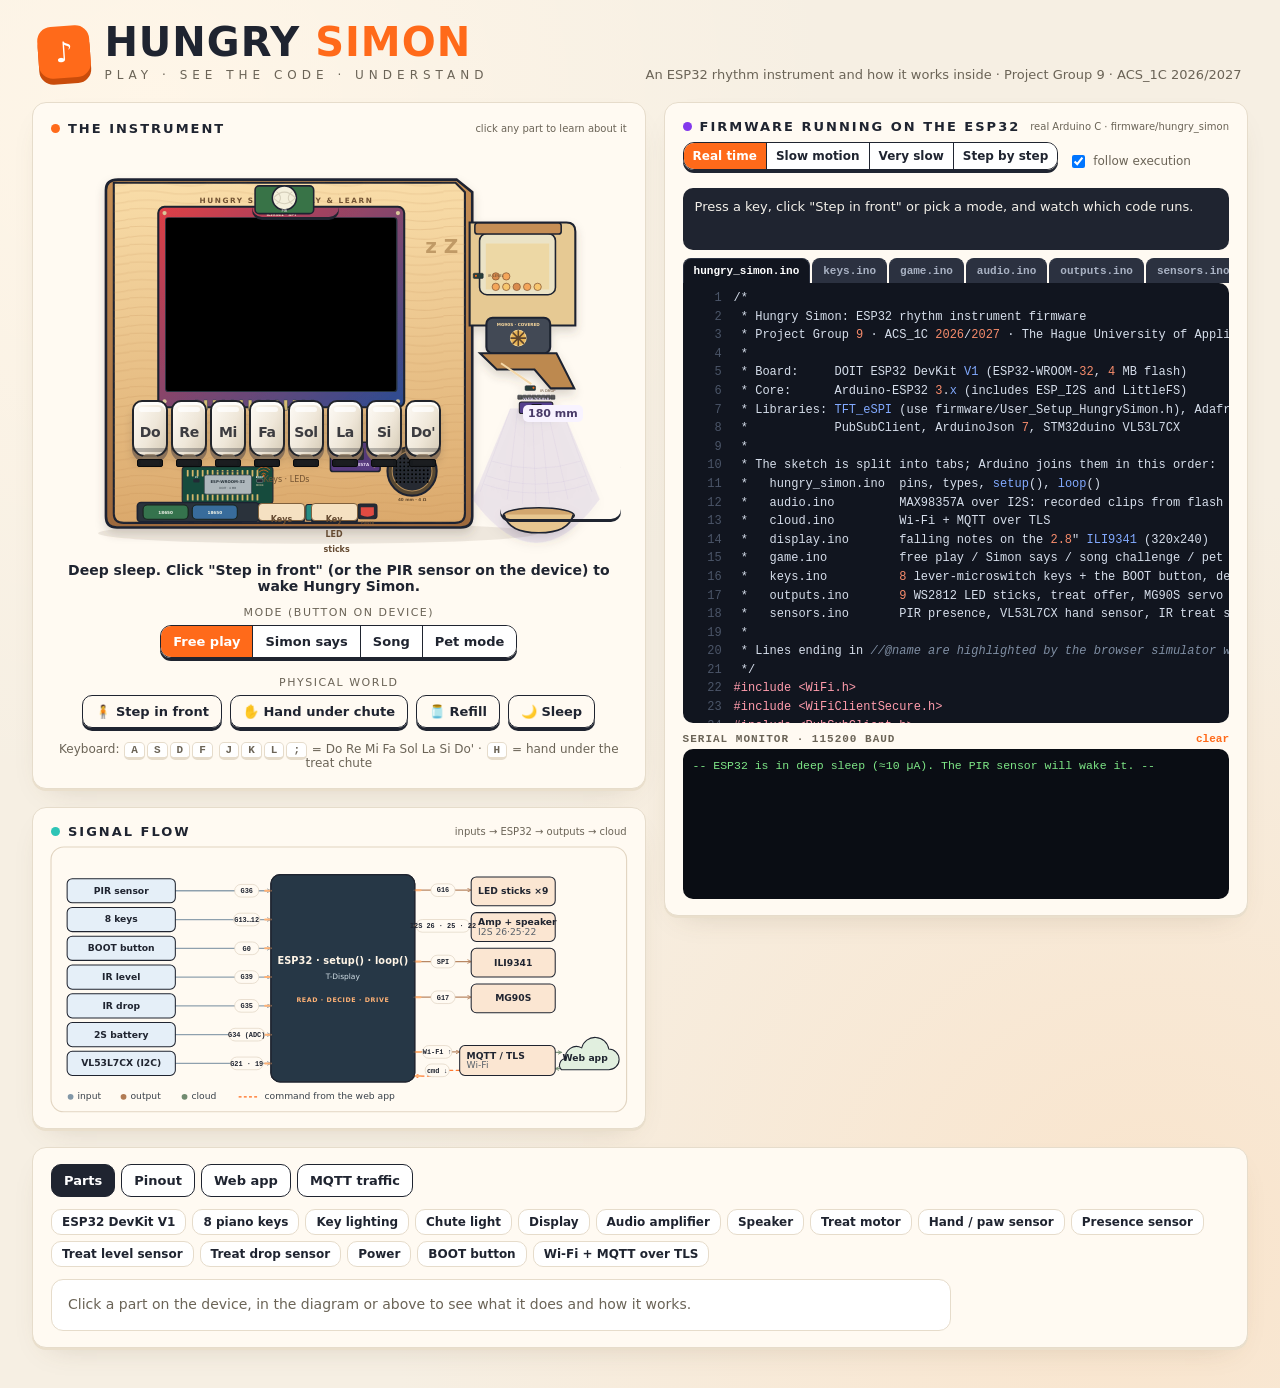
<file: index.html>
<!doctype html>
<html lang="en">
<head>
  <meta charset="utf-8">
  <meta name="viewport" content="width=device-width, initial-scale=1">
  <title>Hungry Simon · how the ESP32 rhythm instrument works</title>
  <link rel="stylesheet" href="styles/app.css">
  <link rel="stylesheet" href="styles/device.css">
  <link rel="stylesheet" href="styles/flow.css">
</head>
<body>
  <header class="top">
    <div class="brand">
      <div class="logo" aria-hidden="true">♪</div>
      <div>
        <h1>HUNGRY <span>SIMON</span></h1>
        <p class="tag">PLAY · SEE THE CODE · UNDERSTAND</p>
      </div>
    </div>
    <p class="sub">An ESP32 rhythm instrument and how it works inside · Project Group 9 · ACS_1C 2026/2027</p>
  </header>

  <main class="learn-layout">
    <!-- 1. the device -->
    <section class="stage card" aria-label="The instrument">
      <h2><span class="dot dev"></span>The instrument <span class="legend">click any part to learn about it</span></h2>
      <div id="device" class="device-root"></div>
      <div class="status" id="status" role="status" aria-live="polite"></div>
      <div class="controls">
        <div class="group">
          <span class="label">Mode (button on device)</span>
          <div class="seg" id="modes">
            <button data-mode="free" class="on">Free play</button>
            <button data-mode="simon">Simon says</button>
            <button data-mode="song">Song</button>
            <button data-mode="pet">Pet mode</button>
          </div>
        </div>
        <div class="group">
          <span class="label">Physical world</span>
          <div class="row">
            <button id="presence" class="ghost">🧍 Step in front</button>
            <button id="hand" class="ghost">✋ Hand under chute</button>
            <button id="refill" class="ghost">🫙 Refill</button>
            <button id="sleep" class="ghost">🌙 Sleep</button>
          </div>
        </div>
      </div>
      <p class="hint">Keyboard: <kbd>A</kbd><kbd>S</kbd><kbd>D</kbd><kbd>F</kbd> <kbd>J</kbd><kbd>K</kbd><kbd>L</kbd><kbd>;</kbd> = Do Re Mi Fa Sol La Si Do' · <kbd>H</kbd> = hand under the treat chute</p>
    </section>

    <!-- 2. the firmware, running -->
    <section class="code card" aria-label="Firmware">
      <h2><span class="dot code"></span>Firmware running on the ESP32 <span class="legend">real Arduino C · firmware/hungry_simon</span></h2>
      <div class="code-controls">
        <div class="seg small" id="speeds"></div>
        <button id="nextStep" class="ghost" hidden>Next step ›</button>
        <label class="check"><input type="checkbox" id="follow" checked> follow execution</label>
        <span class="counter" id="counter"></span>
      </div>
      <div class="now" id="now"><span class="now-why">Press a key, click "Step in front" or pick a mode, and watch which code runs.</span></div>
      <div class="file-tabs" id="fileTabs"></div>
      <div class="codebox" id="code" tabindex="0" aria-label="Firmware source"></div>
      <div class="serial-head"><span>Serial Monitor · 115200 baud</span><button id="clearSerial" class="link">clear</button></div>
      <div class="serial" id="serial" aria-live="off"></div>
    </section>

    <!-- 3. signal flow -->
    <section class="flow card" aria-label="Signal flow">
      <h2><span class="dot flowdot"></span>Signal flow <span class="legend">inputs → ESP32 → outputs → cloud</span></h2>
      <div id="flow" class="flow-root"></div>
    </section>

    <!-- 4. learn more / web app -->
    <section class="info card" aria-label="Details">
      <div class="tabs" role="tablist" id="infoTabs">
        <button role="tab" data-tab="parts" class="on">Parts</button>
        <button role="tab" data-tab="pinout">Pinout</button>
        <button role="tab" data-tab="webapp">Web app</button>
        <button role="tab" data-tab="mqtt">MQTT traffic</button>
      </div>

      <div class="tab-panel" data-panel="parts" id="partsPanel"></div>
      <div class="tab-panel" data-panel="pinout" id="pinoutPanel" hidden></div>

      <div class="tab-panel" data-panel="webapp" hidden>
        <div class="webapp-grid">
          <div>
            <p class="muted small">This is the cloud web app. Settings travel to the device over MQTT (TLS). <span id="broker"></span></p>
            <div class="form">
              <label>Player
                <select id="player"><option>Player 1</option><option>Player 2</option><option>Guest</option><option>Pet</option></select>
              </label>
              <label>Difficulty
                <select id="difficulty"><option value="easy">Easy</option><option value="normal" selected>Normal</option><option value="hard">Hard</option></select>
              </label>
              <label>Song <select id="song"></select></label>
              <label>Volume <output id="volumeOut">70%</output><input id="volume" type="range" min="0" max="100" value="70"></label>
              <label>Daily treat limit <input id="limit" type="number" min="0" max="50" value="5"></label>
              <button id="remoteDispense" class="primary">Dispense a treat remotely</button>
            </div>
          </div>
          <div>
            <div class="stats" id="stats"></div>
            <table class="best"><thead><tr><th>Best scores</th><th>Simon</th><th>Song</th><th>Pet</th></tr></thead><tbody id="best"></tbody></table>
          </div>
        </div>
      </div>

      <div class="tab-panel" data-panel="mqtt" hidden>
        <p class="muted small">↑ device publishes · ↓ device receives</p>
        <ul class="mqtt" id="mqtt"></ul>
      </div>
    </section>
  </main>

  <script type="module" src="src/main.js"></script>
</body>
</html>
</file>
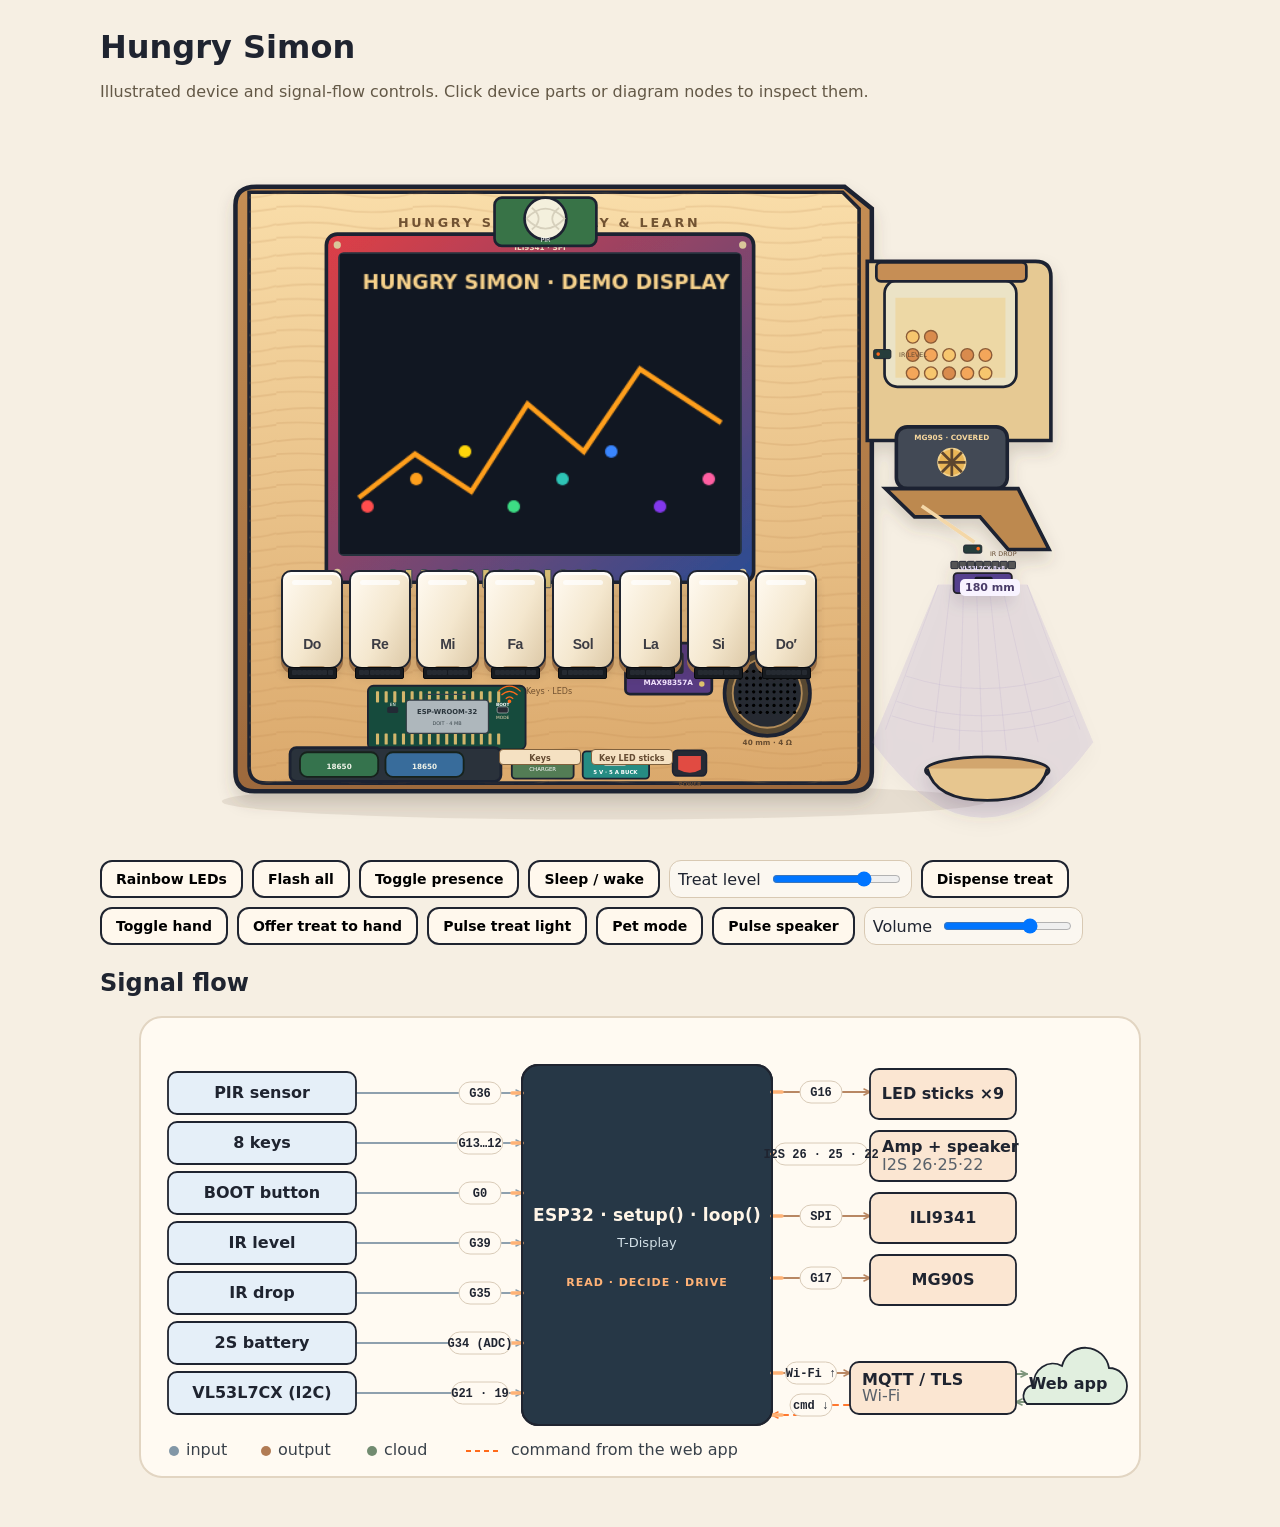
<file: src/visuals/demo.html>
<!doctype html><html lang="en"><head><meta charset="utf-8"><meta name="viewport" content="width=device-width,initial-scale=1"><title>Hungry Simon · visuals demo</title><link rel="stylesheet" href="../../styles/device.css"><link rel="stylesheet" href="../../styles/flow.css"><style>body{margin:0;padding:28px 20px 50px;background:#f6efe3;color:#1f2430;font-family:system-ui,sans-serif}main{max-width:1080px;margin:auto}h1{margin:0 0 6px}p{color:#635846}.panel{display:flex;flex-wrap:wrap;gap:9px;margin:18px 0 24px}.panel button{border:2px solid #1f2430;border-radius:12px;background:#fff8ed;padding:9px 14px;font:700 14px system-ui;cursor:pointer}.control{display:flex;align-items:center;gap:9px;padding:8px;border:1px solid #d8c9b3;border-radius:12px;background:#fbf7f0}.hs-demo-wrap{padding:8px 0}#flow{margin-top:12px}</style></head><body><main><h1>Hungry Simon</h1><p>Illustrated device and signal-flow controls. Click device parts or diagram nodes to inspect them.</p><div class="hs-demo-wrap" id="device"></div><div class="panel"><button id="leds">Rainbow LEDs</button><button id="flash">Flash all</button><button id="presence">Toggle presence</button><button id="sleep">Sleep / wake</button><label class="control">Treat level <input id="level" type="range" min="0" max="100" value="75"></label><button id="dispense">Dispense treat</button><button id="hand">Toggle hand</button><button id="offer">Offer treat to hand</button><button id="light">Pulse treat light</button><button id="pet">Pet mode</button><button id="speaker">Pulse speaker</button><label class="control">Volume <input id="volume" type="range" min="0" max="100" value="70"></label></div><h2>Signal flow</h2><div id="flow"></div></main><script type="module">
import {createDevice} from './device.js';import {createFlow} from './flow.js';import {FLOW} from '../learn/hardware.js';
const names=['Do','Re','Mi','Fa','Sol','La','Si',"Do′"],colors=['#ff4d4d','#ff9f1c','#ffd60a','#3ddc84','#2ec4b6','#3a86ff','#8338ec','#ff5fa2'];const d=createDevice(document.querySelector('#device'),{keyCount:8,keyNames:names,keyColors:colors});const f=createFlow(document.querySelector('#flow'),FLOW);let present=false,awake=true,pet=false,hand=false;
d.onKeyInput((i,down)=>{if(down){d.setKeyLed(i,colors[i],.9);d.pulseSpeaker();f.pulse('keys-esp32');f.pulse('esp32-speaker')}else d.setKeyLed(i,null,0)});d.onPresenceToggle(()=>{present=!present;d.setPresence(present);f.pulse('pir-esp32')});d.onHandToggle(()=>{hand=!hand;d.setHand(hand);d.setTofReading(hand?62:180,hand);f.pulse(hand?'tof-esp32':'tof-esp32')});d.onPartClick(id=>{d.highlightPart(id);f.select(id);f.pulse(id)});f.onSelect(id=>{f.select(id);d.highlightPart(id)});
document.querySelector('#leds').onclick=()=>names.forEach((_,i)=>d.setKeyLed(i,colors[i],.85));document.querySelector('#flash').onclick=()=>d.flashAll('#ff6a1a',650);document.querySelector('#presence').onclick=()=>{present=!present;d.setPresence(present)};document.querySelector('#sleep').onclick=()=>{awake=!awake;d.setAwake(awake)};document.querySelector('#level').oninput=e=>d.setTreatLevel(e.target.value/100);document.querySelector('#dispense').onclick=()=>{d.dispense();f.pulse('esp32-servo');setTimeout(()=>f.pulse('irDrop-esp32'),700)};document.querySelector('#hand').onclick=()=>{hand=!hand;d.setHand(hand);d.setTofReading(hand?62:180,hand)};document.querySelector('#offer').onclick=()=>{d.setTreatLight('#ff9f1c','pulse');setTimeout(()=>{d.setTreatLight('#3ddc84','solid');d.dispense({intoHand:true})},700)};document.querySelector('#light').onclick=()=>d.setTreatLight('#ff9f1c','pulse');document.querySelector('#pet').onclick=()=>{pet=!pet;d.setPetMode(pet)};document.querySelector('#speaker').onclick=()=>d.pulseSpeaker();document.querySelector('#volume').oninput=e=>d.setVolume(e.target.value/100);
d.setTofReading(180,false);const c=d.getDisplayCanvas(),ctx=c.getContext('2d');ctx.fillStyle='#111722';ctx.fillRect(0,0,320,240);ctx.fillStyle='#f6d18b';ctx.font='bold 16px system-ui';ctx.fillText('HUNGRY SIMON · DEMO DISPLAY',18,28);ctx.strokeStyle='#ff9f1c';ctx.lineWidth=4;ctx.beginPath();ctx.moveTo(15,195);ctx.lineTo(60,160);ctx.lineTo(105,190);ctx.lineTo(150,120);ctx.lineTo(195,158);ctx.lineTo(240,92);ctx.lineTo(305,135);ctx.stroke();colors.forEach((x,i)=>{ctx.fillStyle=x;ctx.beginPath();ctx.arc(22+i*39,202-(i%3)*22,5,0,Math.PI*2);ctx.fill()});
</script></body></html>
</file>
<file: styles/app.css>
:root {
  --bg: #f6efe3;
  --card: #fffaf2;
  --ink: #1f2430;
  --muted: #6b6457;
  --line: #e6dccb;
  --accent: #ff6a1a;
  --accent-soft: #ffe4d3;
  --radius: 14px;
  font-family: system-ui, -apple-system, "Segoe UI", Roboto, sans-serif;
  color: var(--ink);
  background: var(--bg);
}
* { box-sizing: border-box; }
body { margin: 0; min-height: 100vh;
  background:
    radial-gradient(circle at 12% 8%, #fff6e8 0, transparent 40%),
    radial-gradient(circle at 90% 90%, #f9e4cc 0, transparent 45%), var(--bg); }

.top { display: flex; align-items: flex-end; justify-content: space-between; gap: 16px; flex-wrap: wrap;
  padding: 22px clamp(16px, 3vw, 40px) 8px; }
.brand { display: flex; align-items: center; gap: 14px; }
.logo { width: 52px; height: 52px; border-radius: 14px; display: grid; place-items: center; font-size: 28px;
  background: var(--accent); color: #fff; box-shadow: 0 6px 0 #c94c0b; transform: rotate(-4deg); }
h1 { margin: 0; font-size: clamp(26px, 3.4vw, 40px); letter-spacing: 1px; font-weight: 900; line-height: 1; }
h1 span { color: var(--accent); }
.tag { margin: 6px 0 0; font-size: 12px; letter-spacing: 5px; color: var(--muted); }
.sub { margin: 0; color: var(--muted); font-size: 13px; }

.layout { display: grid; grid-template-columns: minmax(0, 1fr) 360px; gap: 20px;
  padding: 12px clamp(16px, 3vw, 40px) 40px; align-items: start; }
@media (max-width: 1100px) { .layout { grid-template-columns: 1fr; } }

.card { background: var(--card); border: 1px solid var(--line); border-radius: var(--radius);
  box-shadow: 0 2px 0 #eadfcc, 0 12px 30px -18px #5a4a3044; padding: 16px 18px; }
.side { display: flex; flex-direction: column; gap: 16px; }
h2 { margin: 0 0 8px; font-size: 13px; letter-spacing: 2px; text-transform: uppercase; display: flex; align-items: center; gap: 8px; }
.dot { width: 9px; height: 9px; border-radius: 50%; display: inline-block; }
.dot.cloud { background: #3a86ff; } .dot.stats { background: #3ddc84; } .dot.mqtt { background: var(--accent); }
.legend { margin-left: auto; font-size: 10px; letter-spacing: 0; text-transform: none; color: var(--muted); font-weight: 500; }
.muted { color: var(--muted); } .small { font-size: 12px; margin: 0 0 10px; }

.stage { padding: 18px; }
.device-root { width: 100%; }
.status { margin: 10px auto 0; text-align: center; font-weight: 600; min-height: 1.4em; font-size: 14px; }
.status.warn { color: #c2410c; }
.controls { display: flex; flex-wrap: wrap; gap: 18px; justify-content: center; margin-top: 12px; }
.group { display: flex; flex-direction: column; gap: 6px; align-items: center; }
.label { font-size: 11px; letter-spacing: 1.5px; text-transform: uppercase; color: var(--muted); }
.row { display: flex; gap: 8px; flex-wrap: wrap; justify-content: center; }
.hint { text-align: center; color: var(--muted); font-size: 12px; margin: 14px 0 0; }
kbd { font: 600 11px ui-monospace, monospace; border: 1px solid var(--line); border-bottom-width: 3px; border-radius: 5px;
  padding: 1px 6px; background: #fff; margin: 0 1px; }

button { font: inherit; font-size: 13px; font-weight: 600; cursor: pointer; border-radius: 10px; border: 1.5px solid var(--ink);
  background: #fff; color: var(--ink); padding: 8px 12px; transition: transform .08s, background .15s, box-shadow .15s;
  box-shadow: 0 3px 0 var(--ink); }
button:active { transform: translateY(2px); box-shadow: 0 1px 0 var(--ink); }
button:focus-visible, select:focus-visible, input:focus-visible { outline: 3px solid #3a86ff88; outline-offset: 2px; }
button.ghost { background: transparent; }
button.ghost.on { background: #e6f9ef; border-color: #13804a; box-shadow: 0 3px 0 #13804a; }
button.primary { background: var(--accent); color: #fff; border-color: #b44408; box-shadow: 0 3px 0 #b44408; width: 100%; margin-top: 4px; }
.seg { display: flex; border: 1.5px solid var(--ink); border-radius: 11px; overflow: hidden; box-shadow: 0 3px 0 var(--ink); }
.seg button { border: 0; border-radius: 0; box-shadow: none; border-right: 1.5px solid var(--ink); }
.seg button:last-child { border-right: 0; }
.seg button.on { background: var(--accent); color: #fff; }
.seg button:active { transform: none; }

.form { display: grid; gap: 10px; }
.form label { display: grid; gap: 4px; font-size: 12px; font-weight: 600; color: var(--muted); }
.form label output { float: right; color: var(--ink); }
select, input[type=number] { font: inherit; font-size: 14px; padding: 7px 9px; border-radius: 9px; border: 1.5px solid var(--line); background: #fff; color: var(--ink); }
input[type=range] { accent-color: var(--accent); }

.stats { display: grid; grid-template-columns: 1fr 1fr; gap: 8px; margin-bottom: 12px; }
.stat { background: #fff; border: 1px solid var(--line); border-radius: 10px; padding: 8px 10px; }
.stat b { display: block; font-size: 20px; font-variant-numeric: tabular-nums; }
.stat span { font-size: 11px; color: var(--muted); }
.stat.alert { border-color: #f59e0b; background: #fff7e6; }
.meter { height: 6px; border-radius: 3px; background: #eee3d2; overflow: hidden; margin-top: 4px; }
.meter i { display: block; height: 100%; background: #3ddc84; transition: width .4s; }
.stat.alert .meter i { background: #f59e0b; }
.best { width: 100%; border-collapse: collapse; font-size: 12px; font-variant-numeric: tabular-nums; }
.best th { text-align: left; color: var(--muted); font-weight: 600; padding: 4px; border-bottom: 1px solid var(--line); }
.best td { padding: 4px; border-bottom: 1px dashed var(--line); }

.mqtt { list-style: none; margin: 0; padding: 0; max-height: 260px; overflow: auto; font-size: 11px; }
.mqtt-row { display: grid; grid-template-columns: 14px 54px 1fr; gap: 2px 6px; padding: 5px 0; border-bottom: 1px dashed var(--line);
  animation: rowIn .3s ease-out; }
.mqtt-dir { font-weight: 900; } .mqtt-row.pub .mqtt-dir { color: var(--accent); } .mqtt-row.sub .mqtt-dir { color: #3a86ff; }
.mqtt-time { color: var(--muted); font-variant-numeric: tabular-nums; }
.mqtt-topic { font-weight: 700; word-break: break-all; }
.mqtt-payload { grid-column: 2 / -1; color: #4a5568; word-break: break-all; }
@keyframes rowIn { from { background: #fff1e6; } to { background: transparent; } }
@media (prefers-reduced-motion: reduce) { .mqtt-row { animation: none; } }

/* ---------------------------------------------------------------- learning layout */
.learn-layout { display: grid; gap: 18px; padding: 12px clamp(14px, 2.5vw, 36px) 40px;
  grid-template-columns: minmax(0, 1.05fr) minmax(0, 1fr);
  grid-template-areas: "stage code" "flow code" "info info"; align-items: start; }
.learn-layout .stage { grid-area: stage; }
.learn-layout .code { grid-area: code; position: sticky; top: 12px; display: flex; flex-direction: column; max-height: calc(100vh - 24px); }
.learn-layout .flow { grid-area: flow; }
.learn-layout .info { grid-area: info; }
@media (max-width: 1100px) {
  .learn-layout { grid-template-columns: 1fr; grid-template-areas: "stage" "code" "flow" "info"; }
  .learn-layout .code { position: static; max-height: none; }
}
.dot.dev { background: var(--accent); } .dot.code { background: #8338ec; } .dot.flowdot { background: #2ec4b6; }

/* code panel */
.code-controls { display: flex; flex-wrap: wrap; gap: 10px; align-items: center; margin-bottom: 8px; }
.seg.small button { font-size: 12px; padding: 6px 9px; }
.check { font-size: 12px; color: var(--muted); display: flex; gap: 5px; align-items: center; }
.counter { font-size: 11px; color: var(--muted); margin-left: auto; font-variant-numeric: tabular-nums; }
.now { background: #1f2430; color: #f2efe8; border-radius: 10px; padding: 10px 12px; font-size: 13px; line-height: 1.45;
  min-height: 62px; display: flex; flex-direction: column; gap: 3px; margin-bottom: 8px; }
.now-where { font: 600 11px ui-monospace, Menlo, Consolas, monospace; color: #ffb37a; }
.now-where b { color: #ffd60a; }
.file-tabs { display: flex; gap: 2px; overflow-x: auto; scrollbar-width: thin; }
.file-tabs button { font: 600 11px ui-monospace, Menlo, Consolas, monospace; border-radius: 8px 8px 0 0; box-shadow: none; border: 1px solid #2b3140;
  border-bottom: 0; background: #2b3140; color: #a9b2c3; padding: 6px 10px; white-space: nowrap; }
.file-tabs button.on { background: #11151f; color: #fff; }
.file-tabs button:active { transform: none; }
.codebox { background: #11151f; color: #d6deeb; font: 12px/1.55 ui-monospace, "SFMono-Regular", Menlo, Consolas, monospace;
  border-radius: 0 10px 10px 10px; overflow: auto; height: 440px; position: relative; flex: 1 1 auto; min-height: 260px; padding: 6px 0; counter-reset: ln; }
.ln { white-space: pre; padding: 0 12px 0 48px; position: relative; border-left: 3px solid transparent; }
.ln::before { content: attr(data-n); position: absolute; left: 0; width: 36px; text-align: right; color: #4b5568; }
.ln.run { background: #ff6a1a33; border-left-color: #ff6a1a; animation: run-in .35s ease-out; }
.ln.ran { background: #ff6a1a14; transition: background 2s; }
@keyframes run-in { from { background: #ff6a1a88; } }
.c-com { color: #7f8ea3; font-style: italic; } .c-str { color: #ecc48d; } .c-kw { color: #c792ea; }
.c-num { color: #f78c6c; } .c-fn { color: #82aaff; } .c-pre { color: #ff9cac; }
.serial-head { display: flex; justify-content: space-between; align-items: center; font: 600 11px ui-monospace, Menlo, monospace;
  color: var(--muted); margin: 10px 0 4px; text-transform: uppercase; letter-spacing: 1px; }
button.link { border: 0; box-shadow: none; background: none; padding: 0; color: var(--accent); font-size: 11px; }
.serial { background: #0a0d14; color: #7ee787; font: 11.5px/1.5 ui-monospace, Menlo, Consolas, monospace; border-radius: 10px;
  height: 150px; overflow: auto; padding: 8px 10px; white-space: pre-wrap; }

/* info tabs */
.tabs { display: flex; gap: 6px; flex-wrap: wrap; margin-bottom: 12px; }
.tabs button { box-shadow: none; border-width: 1.5px; }
.tabs button.on { background: var(--ink); color: #fff; }
.part-chips { display: flex; flex-wrap: wrap; gap: 6px; margin-bottom: 12px; }
.part-chips button { font-size: 12px; padding: 5px 10px; box-shadow: none; border-color: var(--line); }
.part-chips button.on { background: var(--accent); color: #fff; border-color: var(--accent); }
.part-card { background: #fff; border: 1px solid var(--line); border-radius: 12px; padding: 14px 16px; max-width: 900px; }
.part-card h3 { margin: 0; font-size: 20px; }
.part-card h4 { margin: 14px 0 4px; font-size: 11px; letter-spacing: 1.5px; text-transform: uppercase; color: var(--muted); }
.part-card p { margin: 0; line-height: 1.55; font-size: 14px; }
.part-card ul { margin: 0; padding-left: 18px; font-size: 13px; line-height: 1.6; }
.part-card .primary { width: auto; margin-top: 14px; }
.part-model { color: var(--muted); font-size: 13px !important; margin-top: 2px !important; }
.part-pins { margin-top: 8px !important; font: 600 12px ui-monospace, Menlo, monospace !important; }
.part-pins span { background: var(--accent-soft); color: #b44408; border-radius: 6px; padding: 2px 6px; margin-right: 4px; }
table.pins { width: 100%; border-collapse: collapse; font-size: 12.5px; }
table.pins th { text-align: left; color: var(--muted); font-weight: 600; padding: 6px; border-bottom: 1.5px solid var(--line); }
table.pins td { padding: 6px; border-bottom: 1px dashed var(--line); }
table.pins tbody tr { cursor: pointer; }
table.pins tbody tr:hover { background: #fff3e8; }
table.pins tbody tr.on { background: var(--accent-soft); }
.dir { font: 700 10px ui-monospace, monospace; border-radius: 5px; padding: 1px 5px; text-transform: uppercase; }
.dir.in { background: #e5eff8; color: #1d4e89; } .dir.out { background: #fbe6d2; color: #a3480b; }
.webapp-grid { display: grid; grid-template-columns: repeat(auto-fit, minmax(280px, 1fr)); gap: 20px; }
.flow-root { width: 100%; }
</file>
<file: styles/device.css>
.hungry-simon{--speaker-volume:1;width:100%;max-width:1000px;margin-inline:auto;color:#1f2430;font-family:system-ui,-apple-system,"Segoe UI",sans-serif}
.hs-stage{position:relative;width:100%;aspect-ratio:1100/780;overflow:visible}
.hs-art{position:absolute;inset:0;width:100%;height:100%;overflow:visible}
.hs-screen,.hs-keys{position:absolute}
.hs-screen{overflow:hidden;border-radius:2px}
.hs-screen canvas{display:block;width:100%;height:100%;aspect-ratio:4/3;background:#111722}
.hs-keys{display:grid;grid-template-columns:repeat(8,minmax(0,1fr));gap:1%;align-items:stretch}
.hs-key{position:relative;min-width:0;height:100%;border:2px solid #1f2430;border-radius:10px 10px 13px 13px;background:linear-gradient(115deg,#fffaf1,#f4e7ce 56%,#ddc9a7);box-shadow:inset 0 3px #fffdf8,0 5px #9c7046,0 8px 8px #523b2633;cursor:pointer;touch-action:none;user-select:none;transition:transform 110ms cubic-bezier(.2,.8,.3,1),filter .14s,box-shadow .14s;padding:0}
.hs-key::before{content:"";position:absolute;left:16%;right:16%;top:8%;height:5px;border-radius:6px;background:#fff;opacity:.72}
.hs-key::after{content:"";position:absolute;left:25%;right:25%;bottom:-4px;height:5px;border-radius:5px 5px 0 0;background:#9a7951;box-shadow:0 2px #59452f;opacity:.8}
.hs-key-led{position:absolute;z-index:2;left:-2px;right:-2px;bottom:3px;height:8px;border-radius:0 0 9px 9px;background:var(--led-color);opacity:calc(.1 + .9 * var(--led-strength));box-shadow:0 0 5px 2px color-mix(in srgb,var(--led-color) 90%,transparent),0 0 17px 8px color-mix(in srgb,var(--led-color) 65%,transparent);filter:blur(2px);transition:opacity .18s,box-shadow .18s}
.hs-key:not(.lit) .hs-key-led{opacity:.3;box-shadow:none;height:4px;filter:none}
.hs-key.lit{border-bottom-color:var(--led-color);box-shadow:inset 0 3px #fffdf8,0 5px #9c7046,0 0 7px color-mix(in srgb,var(--led-color) 65%,transparent)}
.hs-key.dim{filter:saturate(.55)}
.hs-key-label{position:absolute;left:0;right:0;bottom:15px;font-size:clamp(8px,1.4vw,14px);font-weight:750;letter-spacing:-.03em;color:#3c3c43;text-align:center}
.hs-key-paw{display:none;position:absolute;top:22%;left:0;right:0;text-align:center;font-size:clamp(14px,2vw,22px);color:#8b6545}
.hs-key-stick{position:absolute;left:8%;right:8%;bottom:-12px;height:8px;z-index:3;display:flex;align-items:center;justify-content:space-around;padding:1px 3px;background:#171b20;border:1px solid #080a0d;border-radius:2px;pointer-events:none}
.key-led{display:block;width:5px;height:5px;border-radius:1px;background:var(--led-color,#252a31);transition:opacity .18s,filter .18s}
.hs-key.down{transform:translateY(7px) scaleY(.96);filter:brightness(.91);box-shadow:inset 0 5px 8px #765b3950,0 1px #9c7046}
.hs-presence-hit{position:absolute;left:35%;top:10%;width:15%;height:8%;border:0;background:transparent;cursor:pointer}
.hs-person{transition:opacity .25s}.present .hs-person{opacity:1}.present .hs-sonar{opacity:.8;animation:sonar 1.5s ease-out infinite}.hs-sonar{transition:opacity .2s}
.hs-treat-stock circle{transition:opacity .2s}.hs-wheel{transform-box:fill-box;transform-origin:center;transition:transform .55s cubic-bezier(.2,.7,.25,1)}.dispensing .hs-wheel{transform:rotate(90deg)}
.hs-treat-fly{position:absolute;left:84%;top:53%;opacity:0;color:#e9a34c;font-size:18px;text-shadow:0 1px #71472f}.hs-treat-fly.drop{animation:treat-drop 1s cubic-bezier(.35,.05,.75,.95) forwards}
.hs-sleep{display:none;position:absolute;top:22%;left:65%;color:#c09a66;font-weight:800;font-size:clamp(12px,2vw,20px)}.asleep .hs-sleep{display:block}.asleep .hs-screen canvas{filter:brightness(0)}.asleep .hs-key{filter:saturate(.58)}.asleep .hs-power-dot{animation:breath 2s ease-in-out infinite;fill:#ffbf55}.waking .hs-art{animation:wake-glow .72s ease-out}
.speaker-pulse .hs-grille{animation:speaker .4s ease-out;transform-box:fill-box;transform-origin:center}
.pet-mode .hs-keys{grid-template-columns:repeat(4,minmax(0,1fr));gap:2%}.pet-mode .hs-key{grid-column:span 2}.pet-mode .hs-key:nth-child(even){display:none}.pet-mode .hs-key-paw{display:block}.pet-mode .hs-key-label{bottom:12%}
.hs-part-hits{position:absolute;inset:0;pointer-events:none}.hs-part-hit{position:absolute;pointer-events:auto;z-index:4;opacity:0;background:transparent;border:0;border-radius:7px;cursor:pointer}.hs-part-hit:hover,.hs-part-hit:focus-visible,.hs-part-hit.highlight{opacity:1;outline:3px solid #ff6a1a;outline-offset:2px;box-shadow:0 0 16px #ff6a1a99}.hs-part-hit:focus-visible{opacity:1}.hs-part-hit.part-pir{z-index:7}.hs-part-hit.part-display{z-index:3}.part-highlight{filter:drop-shadow(0 0 7px #ff6a1a)!important}.hs-part-hit.part-wifi{z-index:8}.hs-part-hit.part-tof,.hs-part-hit.part-treatLight{z-index:8}
.hs-part-hit.hs-label-hit{opacity:1;z-index:9;background:#f5e1c2;border:1px solid #80613d;border-radius:4px;color:#654b32;font:700 8px system-ui;line-height:15px;text-align:center}.hs-part-hit.hs-label-hit:hover,.hs-part-hit.hs-label-hit:focus-visible{outline:2px solid #ff6a1a}
.hs-keys::after{content:"Keys   ·   LEDs";position:absolute;left:38%;bottom:-27px;width:24%;font-size:8px;color:#735332;text-align:center;pointer-events:none}
.tof-beam{fill:#7a63bd;opacity:.12;stroke:#7a63bd;stroke-width:1;pointer-events:none}.tof-beam.hand-detected{fill:#ff9f1c;stroke:#ff9f1c;opacity:.3}.tof-grid{fill:none;stroke:#8c78be;stroke-width:1;opacity:.13;pointer-events:none}
.hs-mm{position:absolute;left:82%;top:64%;z-index:3;padding:2px 5px;border-radius:5px;background:#f8f3ff;color:#493b68;font:700 clamp(7px,.9vw,11px) system-ui;pointer-events:none}.hs-mm.hand-detected{background:#fff0dc;color:#a95808}
.hs-hand{position:absolute;left:84%;top:86%;z-index:3;font-size:clamp(28px,5vw,54px);line-height:1;transform:translateX(80px);opacity:0;transition:transform .45s ease,opacity .3s;pointer-events:none}.hand-present .hs-hand{transform:translateX(0);opacity:1}
.hs-hand-hit{position:absolute;left:78%;top:77%;width:21%;height:15%;z-index:5;border:0;background:transparent;color:transparent;cursor:pointer}.hs-hand-hit:focus-visible{outline:3px solid #ff6a1a;border-radius:12px}
.treat-led{fill:#555;stroke:#1f2430;stroke-width:1;transition:fill .2s}.treat-light-spill{fill:#ff9f1c;opacity:0;filter:blur(12px)}.treat-light-spill.spill-on{opacity:.55;filter:blur(14px)}.treat-led.light-pulse{animation:light-breathe 1.4s ease-in-out infinite;filter:drop-shadow(0 0 6px currentColor)}
.hs-treat-fly.into-hand.drop{animation:treat-to-hand 1s ease-in forwards}.hs-treat-fly.treat-in-hand{opacity:1;left:84%;top:88%;z-index:6}
@keyframes sonar{50%{opacity:.45}}@keyframes treat-drop{0%{opacity:0;transform:translate(0,0) scale(.6)}20%{opacity:1}72%{opacity:1;transform:translate(25px,72px) scale(1)}100%{opacity:0;transform:translate(40px,110px) scale(.8)}}@keyframes speaker{40%{filter:drop-shadow(0 0 calc(11px * var(--speaker-volume)) #ff6a1a);transform:scale(1.08)}}@keyframes wake-glow{0%{filter:brightness(.9)}30%{filter:brightness(1.35) drop-shadow(0 0 22px #ffb347)}100%{filter:none}}@keyframes breath{50%{opacity:.35;filter:drop-shadow(0 0 5px #ffb347)}}@keyframes light-breathe{50%{opacity:.35;filter:drop-shadow(0 0 12px currentColor)}}@keyframes treat-to-hand{0%{opacity:0;transform:translate(0,0) scale(.6)}20%,85%{opacity:1}100%{opacity:1;transform:translate(0,70px) scale(.9)}}
@media(max-width:560px){.hs-key{border-radius:6px;border-width:1px}.hs-key-label{bottom:10px}.hs-keys{gap:.5%}.key-led{width:4px;height:4px}}
@media(prefers-reduced-motion:reduce){.hungry-simon *, .hungry-simon *::before,.hungry-simon *::after{animation-duration:.01ms!important;animation-iteration-count:1!important;scroll-behavior:auto!important;transition-duration:.01ms!important}}
</file>
<file: styles/flow.css>
.signal-flow {
  width: 100%;
  max-width: 1000px;
  margin-inline: auto;
  color: #1f2430;
  font-family: system-ui, -apple-system, "Segoe UI", sans-serif;
}

.signal-flow svg { display: block; width: 100%; height: auto; overflow: visible; }
.flow-paper { fill: #fffaf2; stroke: #e2d5c2; stroke-width: 2; }
.flow-wire {
  fill: none;
  stroke: #78818a;
  stroke-width: 2.2;
  stroke-linecap: round;
  stroke-linejoin: round;
  opacity: .9;
  transition: stroke .16s, stroke-width .16s, filter .16s;
}
.flow-input { stroke: #8297a7; }
.flow-output { stroke: #b17b54; }
.flow-cloud { stroke: #718b70; }
.flow-command { stroke: #ff6a1a; stroke-dasharray: 6 6; }
.flow-wire.bright { stroke: #ff6a1a; stroke-width: 4; opacity: 1; filter: drop-shadow(0 0 4px #ff6a1a); }

.flow-node { cursor: pointer; outline: none; }
.node-box { fill: #e5eff8; stroke: #1f2430; stroke-width: 1.8; }
.side-out .node-box { fill: #fbe6d2; }
.side-cloud .cloud-shape { fill: #e1efdf; stroke: #1f2430; stroke-width: 1.8; }
.node-label { fill: #1f2430; font-size: 16px; font-weight: 750; }
.node-sub { fill: #59616a; font-size: 16px; }
.cloud-label { font-size: 16px; }
.chip, .chip-hit { fill: #263746; stroke: #1f2430; stroke-width: 2; }
.chip-hit { fill: transparent; pointer-events: none; }
.chip-title { fill: #fff5e7; font-size: 17px; font-weight: 800; letter-spacing: .2px; }
.chip-sub { fill: #d3e0e7; font-size: 13px; }
.chip-micro { fill: #ffb276; font-size: 11px; font-weight: 700; letter-spacing: 1px; }
.pin { fill: none; stroke: #ffb276; stroke-width: 3.5; stroke-linecap: round; }
.gpio-pill rect { fill: #fffaf2; stroke: #d9cbb8; stroke-width: 1; }
.gpio-pill text { fill: #1f2430; font: 700 12px ui-monospace, SFMono-Regular, Consolas, monospace; }
.flow-legend { font-size: 16px; fill: #39414a; }
.legend-input { fill: #8297a7; }
.legend-output { fill: #b17b54; }
.legend-cloud { fill: #718b70; }
.legend-command { fill: none; stroke: #ff6a1a; stroke-width: 2; stroke-dasharray: 5 4; }
.flow-node:hover .node-box, .flow-node:hover .chip-hit, .flow-node:hover .cloud-shape,
.flow-node:focus-visible .node-box, .flow-node:focus-visible .chip-hit, .flow-node:focus-visible .cloud-shape,
.flow-node.selected .node-box, .flow-node.selected .chip-hit, .flow-node.selected .cloud-shape {
  stroke: #ff6a1a;
  stroke-width: 3;
  filter: drop-shadow(0 0 5px #ffb276);
}
.flow-node:focus-visible .node-box, .flow-node:focus-visible .chip-hit, .flow-node:focus-visible .cloud-shape { stroke-width: 4; }
.flow-node.pulsing .node-box, .flow-node.pulsing .chip-hit, .flow-node.pulsing .cloud-shape {
  stroke: #ff6a1a;
  stroke-width: 3;
  filter: drop-shadow(0 0 7px #ff9c57);
}
.flow-dot { fill: #ff6a1a; stroke: #fff4e5; stroke-width: 2; filter: url(#flowGlow); pointer-events: none; }

@media (max-width: 700px) {
  .signal-flow { overflow-x: auto; }
  .signal-flow svg { min-width: 700px; }
}
@media (prefers-reduced-motion: reduce) {
  .signal-flow *, .signal-flow *::before, .signal-flow *::after { transition: none !important; }
}
</file>
